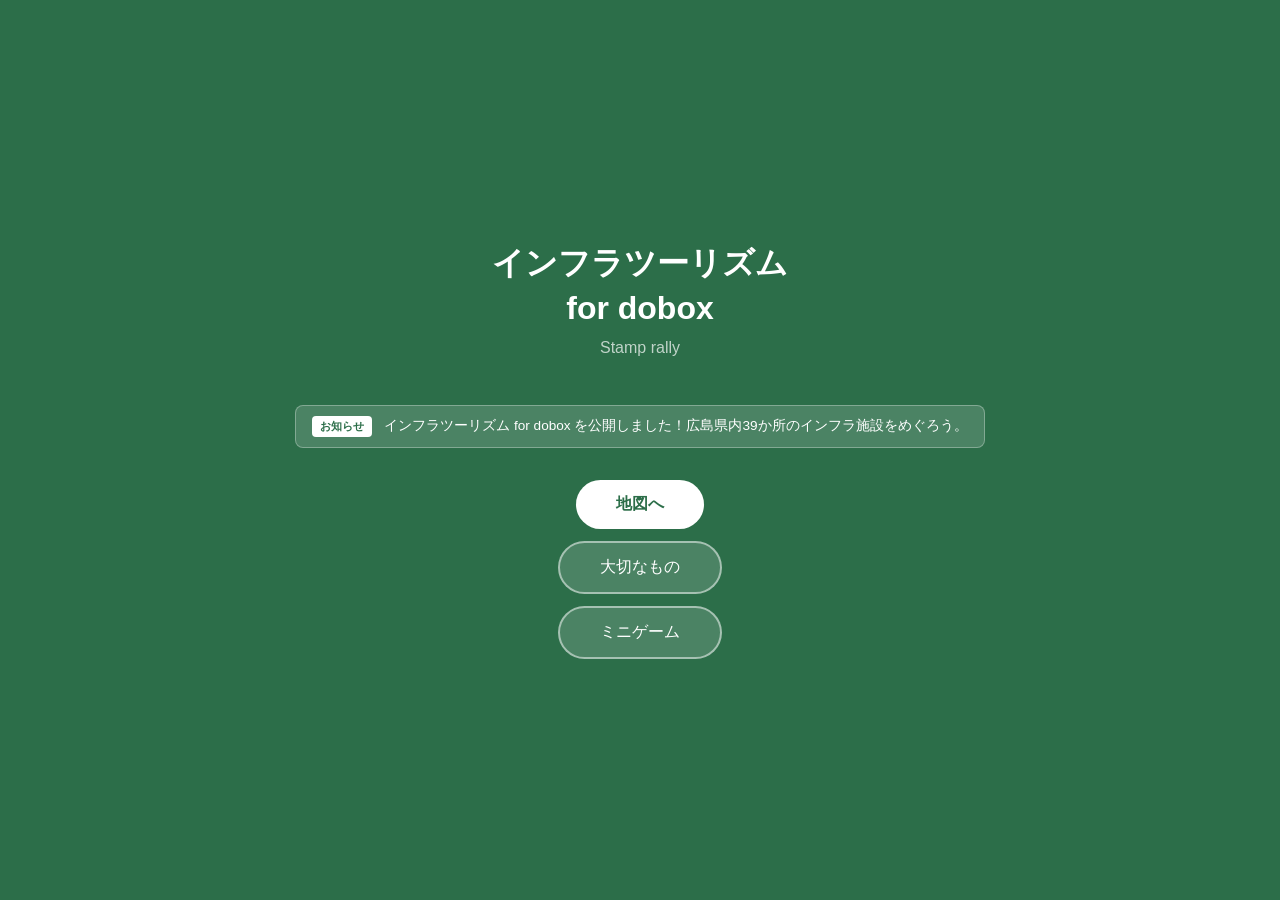
<file: index.html>
<!DOCTYPE html>
<html lang="ja">
<head>
  <meta charset="UTF-8">
  <meta name="viewport" content="width=device-width, initial-scale=1.0">
  <title>インフラツーリズム for dobox</title>
  <link rel="stylesheet" href="css/style.css">
</head>
<body class="home">
  <div class="home-container">
    <h1 class="home-title">インフラツーリズム<br>for dobox</h1>
    <p class="home-subtitle">Stamp rally</p>
    <div id="news-banner" class="news-banner hidden">
      <span class="news-label">お知らせ</span>
      <span id="news-text"></span>
    </div>
    <div class="home-buttons">
      <a href="map.html" class="btn-primary">地図へ</a>
      <a href="collection.html" class="btn-secondary">大切なもの</a>
      <a href="minigame/neko/index.html" class="btn-secondary">ミニゲーム</a>
    </div>
  </div>
  <script src="js/home.js"></script>
</body>
</html>
</file>
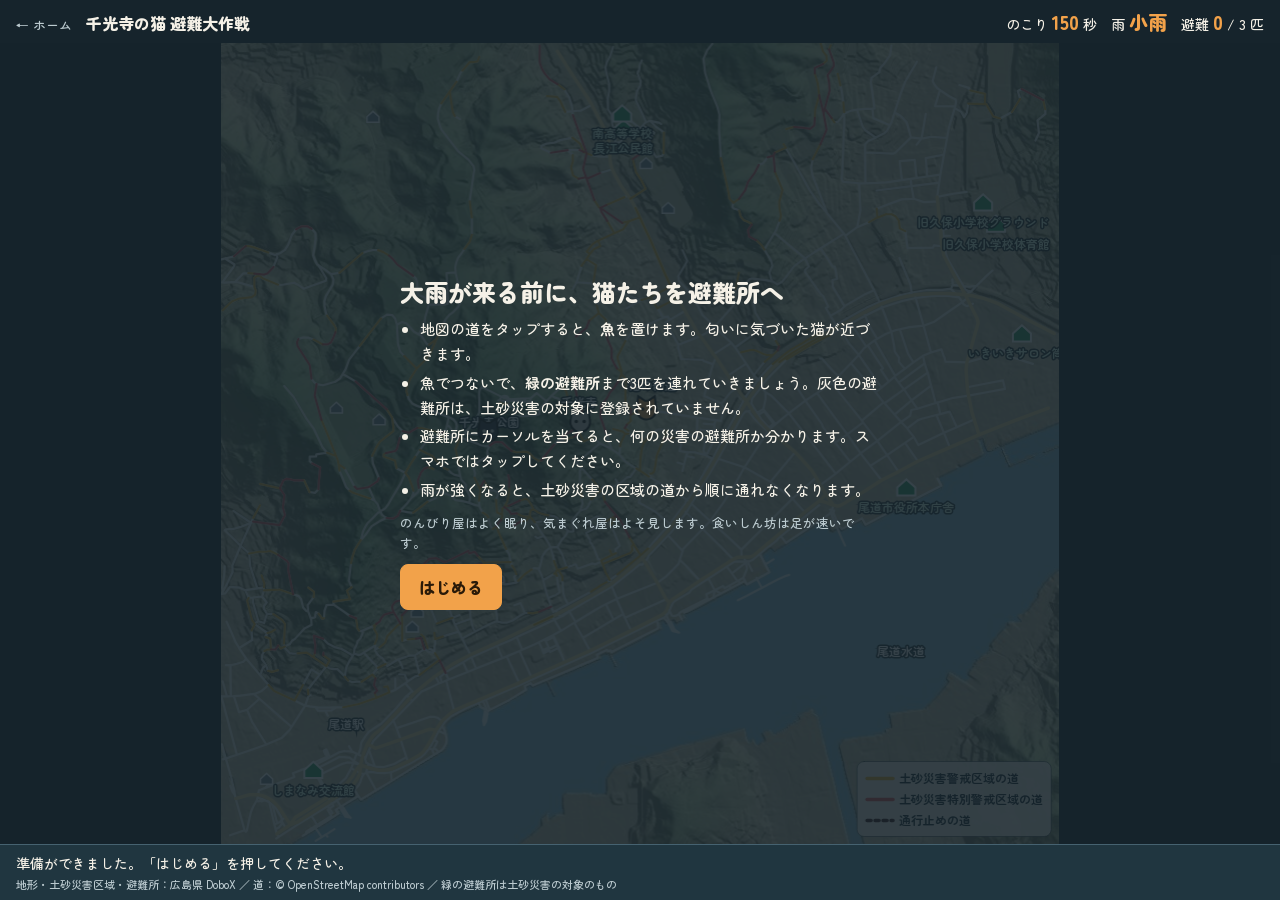
<file: minigame/neko/index.html>
<!DOCTYPE html>
<html lang="ja">
<meta charset="UTF-8">
<meta name="viewport" content="width=device-width, initial-scale=1.0, viewport-fit=cover">
<title>千光寺の猫 避難大作戦</title>
<link rel="stylesheet" href="https://fonts.googleapis.com/css2?family=Zen+Maru+Gothic:wght@500;700;900&display=swap">
<style>
* { margin: 0; padding: 0; box-sizing: border-box; }
/* 地形の地図を中央に大きく置く1画面のゲーム。雨雲の藍に、魚と猫の橙を差す */
:root {
  color-scheme: dark;
  --ink: #16242c;
  --panel: #203640;
  --line: #466270;
  --text: #f5f1e7;
  --muted: #bccbd0;
  --accent: #f2a24a;
  --accent-ink: #2a1a08;
  --safe: #8fd19e;
  --font: "Zen Maru Gothic", "Hiragino Maru Gothic ProN", "Yu Gothic", sans-serif;
}
[hidden] { display: none !important; }
html, body { height: 100%; }
body { background: var(--ink); color: var(--text); font-family: var(--font); font-weight: 500; display: grid; grid-template-columns: minmax(0, 1fr); grid-template-rows: auto minmax(0, 1fr) auto; overflow: hidden; }
.bar { display: flex; flex-wrap: wrap; gap: 4px 14px; align-items: baseline; padding-block: 8px; padding-left: max(16px, env(safe-area-inset-left, 0px)); padding-right: max(16px, env(safe-area-inset-right, 0px)); }
.home-link { color: var(--muted); font-size: 13px; text-decoration: none; }
h1 { font-size: 16px; font-weight: 900; margin-right: auto; }
.stat { font-size: 14px; font-variant-numeric: tabular-nums; }
.stat b { font-size: 19px; font-weight: 900; color: var(--accent); }
main { position: relative; min-height: 0; display: grid; place-items: center; overflow: hidden; }
canvas { display: block; touch-action: none; cursor: pointer; }
.sheet { position: absolute; inset: 0; display: grid; place-items: center; background: rgba(22, 36, 44, .86); padding: 12px max(16px, env(safe-area-inset-right, 0px)) 12px max(16px, env(safe-area-inset-left, 0px)); overflow-y: auto; }
.card { max-width: 480px; width: 100%; display: grid; gap: 10px; line-height: 1.65; font-size: 15px; }
.card h2 { font-size: 24px; font-weight: 900; line-height: 1.3; text-wrap: balance; }
.card ul { padding-left: 1.3em; display: grid; gap: 4px; }
.card small { color: var(--muted); font-size: 12.5px; }
.tools { background: var(--panel); border-top: 1px solid var(--line); padding-block: 8px; padding-left: max(16px, env(safe-area-inset-left, 0px)); padding-right: max(16px, env(safe-area-inset-right, 0px)); display: grid; gap: 2px; }
#msg { font-size: 14px; line-height: 1.5; min-height: 1.5em; }
small.credit { font-size: 11px; color: var(--muted); line-height: 1.5; }
button { font: inherit; font-weight: 900; font-size: 16px; color: var(--accent-ink); background: var(--accent); border: 1px solid var(--accent); border-radius: 8px; padding: 9px 18px; cursor: pointer; justify-self: start; }
button:focus-visible { outline: 2px solid var(--text); outline-offset: 2px; }
</style>

<div class="bar">
  <a class="home-link" href="../../index.html">← ホーム</a>
  <h1>千光寺の猫 避難大作戦</h1>
  <span class="stat">のこり <b id="time">150</b> 秒</span>
  <span class="stat">雨 <b id="rain">小雨</b></span>
  <span class="stat">避難 <b id="safeCount">0</b> / 3 匹</span>
</div>
<main>
  <canvas id="map" aria-label="千光寺まわりの地図。猫と避難所が表示される"></canvas>
  <div class="sheet" id="startSheet">
    <div class="card">
      <h2>大雨が来る前に、猫たちを避難所へ</h2>
      <ul>
        <li>地図の道をタップすると、<b>魚</b>を置けます。匂いに気づいた猫が近づきます。</li>
        <li>魚でつないで、<b>緑の避難所</b>まで3匹を連れていきましょう。灰色の避難所は、土砂災害の対象に登録されていません。</li>
        <li>避難所にカーソルを当てると、何の災害の避難所か分かります。スマホではタップしてください。</li>
        <li>雨が強くなると、土砂災害の区域の道から順に通れなくなります。</li>
      </ul>
      <small>のんびり屋はよく眠り、気まぐれ屋はよそ見します。食いしん坊は足が速いです。</small>
      <button id="start" type="button">はじめる</button>
    </div>
  </div>
  <div class="sheet" id="endSheet" hidden>
    <div class="card">
      <h2 id="endTitle"></h2>
      <ul id="endList"></ul>
      <p id="endNote"></p>
      <small>これはゲームです。本物の大雨のときは、猫を探しに外へ出ず、市の情報を確かめて、まず自分が早めに避難してください。</small>
      <button id="again" type="button">もう一度</button>
    </div>
  </div>
</main>
<div class="tools">
  <div id="msg" role="status" aria-live="polite">地図と避難所を読み込んでいます…</div>
  <small class="credit">地形・土砂災害区域・避難所：広島県 DoboX ／ 道：© OpenStreetMap contributors ／ 緑の避難所は土砂災害の対象のもの</small>
</div>

<script>
const $ = id => document.getElementById(id);
const say = t => { $('msg').textContent = t; };
const cv = $('map'), ctx = cv.getContext('2d');
const calm = matchMedia('(prefers-reduced-motion: reduce)').matches;
const DURATION = 150, STAGE_AT = [0, 50, 100], STAGE_NAME = ['小雨', '大雨', '豪雨'];
const SMELL = { 'のんびり': 300, '食いしん坊': 420, '気まぐれ': 300 };
const SPEED = { 'のんびり': 15, '食いしん坊': 24, '気まぐれ': 18 };
const COAT = { 'のんびり': ['#c9c3b6', '#6b665c'], '食いしん坊': ['#f5a24b', '#a85f17'], '気まぐれ': ['#3a3a3f', '#f4f1e8'] };
let D = null, adj = [], relief = null, W = 1, H = 1, DPR = 1, scale = 1;
let G = null, mapDrawn = null;

// ------ 道 ------
const closed = (e, stage) => (stage >= 1 && e.zone === 2) || (stage >= 2 && e.zone >= 1);
function route(from, to, stage) {
  const n = D.nodes.length, dist = new Float64Array(n).fill(Infinity), prev = new Int32Array(n).fill(-1);
  const heap = [[0, from]]; dist[from] = 0;
  const push = it => { heap.push(it); let i = heap.length - 1; while (i > 0) { const p = (i - 1) >> 1; if (heap[p][0] <= heap[i][0]) break; [heap[p], heap[i]] = [heap[i], heap[p]]; i = p; } };
  const pop = () => { const top = heap[0], last = heap.pop(); if (heap.length) { heap[0] = last; let i = 0; for (;;) { let m = i; const l = 2 * i + 1, r = l + 1; if (l < heap.length && heap[l][0] < heap[m][0]) m = l; if (r < heap.length && heap[r][0] < heap[m][0]) m = r; if (m === i) break; [heap[m], heap[i]] = [heap[i], heap[m]]; i = m; } } return top; };
  while (heap.length) {
    const [d, u] = pop();
    if (u === to) break;
    if (d > dist[u]) continue;
    for (const e of adj[u]) {
      if (closed(e, stage)) continue;
      const nd = d + e.w * (e.kind === 2 ? 3 : e.kind === 3 ? 1.3 : 1);
      if (nd < dist[e.to]) { dist[e.to] = nd; prev[e.to] = u; push([nd, e.to]); }
    }
  }
  if (dist[to] === Infinity) return null;
  const path = [];
  for (let u = to; u !== -1 && u !== from; u = prev[u]) path.push(u);
  return path.reverse();
}
function nearestNode(x, y) {
  let best = 0, bd = Infinity;
  D.nodes.forEach((p, i) => { const d = (p[0] - x) ** 2 + (p[1] - y) ** 2; if (d < bd) { bd = d; best = i; } });
  return best;
}

// ------ ゲームの状態 ------
function newGame() {
  G = {
    t: 0, stage: 0, fish: null, over: false, started: true,
    cats: D.cats.map(c => ({ kind: c.kind, place: c.place, node: c.node, x: D.nodes[c.node][0], y: D.nodes[c.node][1], path: [], nap: 0, napIn: 6 + Math.random() * 6, look: 3 + Math.random() * 5, safeAt: null, lost: false, dir: 1, phase: Math.random() * 6 })),
    rain: Array.from({ length: 140 }, () => [Math.random(), Math.random(), .5 + Math.random() * .5]),
  };
  $('startSheet').hidden = true; $('endSheet').hidden = true;
  say('道をタップして魚を置きましょう。まず猫の近くへ。');
  updateStats();
}
function aim(cat) {
  if (!G.fish || cat.safeAt) return;
  const [fx, fy] = D.nodes[G.fish];
  if (Math.hypot(cat.x - fx, cat.y - fy) > SMELL[cat.kind]) { cat.path = []; cat.lost = false; return; }
  const p = route(cat.node, G.fish, G.stage);
  cat.path = p || []; cat.lost = !p;
}
function placeFish(node) {
  G.fish = node; G.cats.forEach(aim);
  const n = G.cats.filter(c => !c.safeAt && c.path.length).length;
  const blocked = G.cats.some(c => !c.safeAt && c.lost);
  say(blocked ? 'この魚まで行ける道がない猫がいます。ほかの道を探しましょう。' : n ? `${n}匹が魚の匂いに気づきました。` : '魚が遠すぎて、猫が気づきません。もっと近くへ。');
}
function setStage(s) {
  G.stage = s;
  say(s === 1 ? '大雨になりました。土砂災害特別警戒区域の道が通れません。' : '豪雨です。土砂災害警戒区域の道も通れません。急いで！');
  G.cats.forEach(aim);
}
function step(dt) {
  if (!G || G.over) return;
  G.t += dt;
  const s = STAGE_AT.filter(v => G.t >= v).length - 1;
  if (s !== G.stage) setStage(s);
  for (const c of G.cats) {
    c.phase += dt * 6;
    if (c.safeAt) continue;
    if (c.nap > 0) { c.nap -= dt; continue; }
    if (c.kind === 'のんびり') { c.napIn -= dt; if (c.napIn <= 0) { c.nap = 1.8; c.napIn = 8 + Math.random() * 6; continue; } }
    if (c.kind === '気まぐれ') { c.look -= dt; if (c.look <= 0) { c.nap = 1.1; c.look = 6 + Math.random() * 6; const open = adj[c.node].filter(e => !closed(e, G.stage)); if (open.length) { const e = open[Math.floor(Math.random() * open.length)]; c.x = D.nodes[e.to][0]; c.y = D.nodes[e.to][1]; c.node = e.to; aim(c); } continue; } }
    let left = SPEED[c.kind] * dt;
    while (left > 0 && c.path.length) {
      const nx = c.path[0], [tx, ty, tz] = D.nodes[nx], z0 = D.nodes[c.node][2];
      const dist = Math.hypot(tx - c.x, ty - c.y);
      const e = adj[c.node].find(a => a.to === nx);
      const slow = (e && e.kind === 3 ? .78 : 1) * (e && (tz - z0) / Math.max(e.w, 1) > .08 ? .72 : 1);
      const can = left * slow;
      if (Math.abs(tx - c.x) > .5) c.dir = tx > c.x ? 1 : -1;
      if (dist <= can) { c.x = tx; c.y = ty; c.node = nx; c.path.shift(); left -= dist / slow; }
      else { c.x += (tx - c.x) / dist * can; c.y += (ty - c.y) / dist * can; left = 0; }
    }
    for (const sh of D.shelters) {
      if (Math.hypot(sh.x - c.x, sh.y - c.y) <= 55 || c.node === sh.node) { c.safeAt = sh.name; c.path = []; say(`${c.kind}の猫が${sh.name}に着きました！`); break; }
    }
  }
  updateStats();
  if (G.cats.every(c => c.safeAt) || G.t >= DURATION) finish();
}
function updateStats() {
  $('time').textContent = Math.max(0, Math.ceil(DURATION - G.t));
  $('rain').textContent = STAGE_NAME[G.stage];
  $('safeCount').textContent = G.cats.filter(c => c.safeAt).length;
}
function finish() {
  G.over = true;
  const safe = G.cats.filter(c => c.safeAt);
  $('endTitle').textContent = safe.length === 3 ? '全員避難できました！' : safe.length ? `${safe.length}匹が避難できました` : 'まだ外に猫たちがいます';
  const list = $('endList'); list.textContent = '';
  G.cats.forEach(c => { const li = document.createElement('li'); const at = D.shelters.find(s => s.name === c.safeAt); li.textContent = c.safeAt ? `${c.kind}の猫：${c.safeAt}（${typeText(at)}）` :`${c.kind}の猫：高い所で雨宿り中。もう一度迎えに行きましょう`; list.appendChild(li); });
  const names = [...new Set(safe.map(c => c.safeAt))];
  $('endNote').textContent = names.length ? `${names.join('、')}は、土砂災害の避難先として登録されている場所です。` : '早めに動くと、通れる道が多く残っています。';
  $('endSheet').hidden = false;
  say('');
}

// ------ 描く ------
function resize() {
  const r = cv.parentElement.getBoundingClientRect();
  if (!D) return;
  const a = D.width / D.height;
  W = r.width; H = W / a;
  if (H > r.height) { H = r.height; W = H * a; }
  DPR = Math.min(2, devicePixelRatio || 1); scale = W / D.width;
  cv.style.width = W + 'px'; cv.style.height = H + 'px'; cv.width = Math.round(W * DPR); cv.height = Math.round(H * DPR);
  mapDrawn = null;
}
function baseMap(stage) {
  const c = document.createElement('canvas'); c.width = cv.width; c.height = cv.height;
  const g = c.getContext('2d'); g.setTransform(DPR * scale, 0, 0, DPR * scale, 0, 0);
  g.drawImage(relief, 0, 0, D.width, D.height);
  g.lineCap = 'round'; g.lineJoin = 'round';
  const line = (filter, color, width, dash) => { g.strokeStyle = color; g.lineWidth = width / scale; g.setLineDash(dash ? dash.map(v => v / scale) : []); g.beginPath(); D.edges.forEach(e => { if (filter(e)) { const a = D.nodes[e[0]], b = D.nodes[e[1]]; g.moveTo(a[0], a[1]); g.lineTo(b[0], b[1]); } }); g.stroke(); };
  line(e => true, 'rgba(255,255,255,.85)', 2.2);
  line(e => e[2] === 2, 'rgba(250,226,160,.95)', 3.4);
  line(e => e[3] === 1, 'rgba(232,178,52,.9)', 2.2);
  line(e => e[3] === 2, 'rgba(219,84,84,.9)', 2.2);
  const shut = e => (stage >= 1 && e[3] === 2) || (stage >= 2 && e[3] >= 1);
  line(shut, 'rgba(60,18,18,.95)', 3.4, [4, 4]);
  g.setLineDash([]);
  return c;
}
function label(text, x, y, color) {
  const px = x * scale, py = y * scale;
  ctx.font = '700 12px "Zen Maru Gothic","Yu Gothic",sans-serif'; ctx.textAlign = 'center';
  ctx.lineWidth = 3; ctx.strokeStyle = 'rgba(20,30,36,.85)'; ctx.strokeText(text, px, py); ctx.fillStyle = color || '#fff'; ctx.fillText(text, px, py);
}
const typeText = s => s.types.length ? s.types.join('・') : '種類の記載なし';
function drawShelter(s, goal) {
  const px = s.x * scale, py = s.y * scale, r = goal ? 9 : 6;
  ctx.fillStyle = goal ? '#2f9e62' : '#7b8790'; ctx.strokeStyle = '#fff'; ctx.lineWidth = goal ? 2 : 1.5;
  ctx.beginPath(); ctx.moveTo(px - r, py + r * .8); ctx.lineTo(px - r, py - r * .1); ctx.lineTo(px, py - r); ctx.lineTo(px + r, py - r * .1); ctx.lineTo(px + r, py + r * .8); ctx.closePath(); ctx.fill(); ctx.stroke();
  if (goal && W > 520) label(s.name, s.x, s.y + 24 / scale, '#d8f7e2');
}
function drawLegend() {
  const rows = [['#e8b234', [], '土砂災害警戒区域の道'], ['#db5454', [], '土砂災害特別警戒区域の道'], ['#3c1212', [4, 4], '通行止めの道']];
  ctx.font = '700 12px "Zen Maru Gothic","Yu Gothic",sans-serif'; ctx.textAlign = 'left';
  const w = Math.max(...rows.map(r => ctx.measureText(r[2]).width)) + 50, h = rows.length * 21 + 12;
  const x = W - w - 8, y = H - h - 8;
  ctx.fillStyle = 'rgba(245,241,231,.94)'; ctx.strokeStyle = 'rgba(22,36,44,.5)'; ctx.lineWidth = 1;
  ctx.beginPath(); ctx.roundRect(x, y, w, h, 7); ctx.fill(); ctx.stroke();
  rows.forEach(([color, dash, text], i) => {
    const ly = y + 17 + i * 21;
    ctx.strokeStyle = color; ctx.lineWidth = 3.4; ctx.setLineDash(dash); ctx.lineCap = 'round';
    ctx.beginPath(); ctx.moveTo(x + 10, ly); ctx.lineTo(x + 36, ly); ctx.stroke(); ctx.setLineDash([]);
    ctx.fillStyle = '#16242c'; ctx.fillText(text, x + 42, ly + 4);
  });
}
function drawTip(s) {
  const goal = D.shelters.includes(s), lines = [s.name, s.types.length ? `${typeText(s)}の避難所` : '避難の種類の記載なし'];
  if (!goal) lines.push('土砂災害の対象に登録なし');
  ctx.font = '700 13px "Zen Maru Gothic","Yu Gothic",sans-serif'; ctx.textAlign = 'left';
  const w = Math.max(...lines.map(t => ctx.measureText(t).width)) + 18, h = lines.length * 19 + 10;
  const x = Math.max(4, Math.min(W - w - 4, s.x * scale - w / 2));
  const above = s.y * scale - h - 14, y = above < 4 ? s.y * scale + 14 : above;
  ctx.fillStyle = 'rgba(22,36,44,.95)'; ctx.strokeStyle = goal ? '#8fd19e' : '#bccbd0'; ctx.lineWidth = 1.5;
  ctx.beginPath(); ctx.roundRect(x, y, w, h, 7); ctx.fill(); ctx.stroke();
  lines.forEach((t, i) => { ctx.fillStyle = i ? '#f5f1e7' : goal ? '#8fd19e' : '#d5dee2'; ctx.fillText(t, x + 9, y + 20 + i * 19); });
}
function shelterAt(x, y) {
  let best = null, bd = 22 / scale;
  D.shelters.concat(D.others || []).forEach(s => { const d = Math.hypot(s.x - x, s.y - y); if (d < bd) { bd = d; best = s; } });
  return best;
}
function sayShelter(s) {
  const goal = D.shelters.includes(s);
  const kind = s.types.length ? `${typeText(s)}の避難所` : '避難の種類の記載なし';
  say(`${s.name}：${kind}。${goal ? '猫のゴールです' : '土砂災害の対象に登録されていないので、猫のゴールではありません'}`);
}
function drawCat(c) {
  const px = c.x * scale, py = c.y * scale, r = 11, [coat, mark] = COAT[c.kind];
  const bob = c.path.length && !calm ? Math.abs(Math.sin(c.phase)) * 2.5 : 0;
  ctx.save(); ctx.translate(px, py - bob); ctx.scale(c.dir, 1);
  ctx.lineWidth = 2; ctx.strokeStyle = '#201c18'; ctx.fillStyle = coat;
  ctx.beginPath(); ctx.moveTo(-r * .85, -r * .3); ctx.lineTo(-r * .75, -r * 1.2); ctx.lineTo(-r * .15, -r * .8); ctx.lineTo(r * .15, -r * .8); ctx.lineTo(r * .75, -r * 1.2); ctx.lineTo(r * .85, -r * .3); ctx.arc(0, 0, r * .9, -.25, Math.PI + .25); ctx.closePath(); ctx.fill(); ctx.stroke();
  ctx.fillStyle = mark === '#f4f1e8' ? '#f4f1e8' : '#201c18';
  if (c.nap > 0 && c.kind === 'のんびり') { ctx.strokeStyle = ctx.fillStyle; ctx.beginPath(); ctx.arc(-r * .36, -r * .05, 2.4, 0, Math.PI); ctx.moveTo(r * .36 + 2.4, -r * .05); ctx.arc(r * .36, -r * .05, 2.4, 0, Math.PI); ctx.stroke(); }
  else { ctx.beginPath(); ctx.arc(-r * .36, -r * .05, 1.8, 0, 7); ctx.arc(r * .36, -r * .05, 1.8, 0, 7); ctx.fill(); }
  ctx.restore();
  if (c.nap > 0 && c.kind === 'のんびり') label('zzz', c.x, c.y - 18 / scale, '#fff');
  else if (c.lost) label('？', c.x, c.y - 18 / scale, '#ffd9a0');
  if (c.safeAt) label('安全', c.x, c.y - 18 / scale, '#d8f7e2');
}
function drawFish(n) {
  const [x, y] = D.nodes[n], px = x * scale, py = y * scale, pulse = calm ? 1 : 1 + Math.sin(performance.now() / 180) * .12;
  ctx.save(); ctx.translate(px, py); ctx.scale(pulse, pulse);
  ctx.fillStyle = '#f2a24a'; ctx.strokeStyle = '#3a2108'; ctx.lineWidth = 2;
  ctx.beginPath(); ctx.ellipse(1, 0, 10, 6, 0, 0, 7); ctx.moveTo(-8, 0); ctx.lineTo(-15, -6); ctx.lineTo(-15, 6); ctx.closePath(); ctx.fill(); ctx.stroke();
  ctx.fillStyle = '#3a2108'; ctx.beginPath(); ctx.arc(6, -1.5, 1.3, 0, 7); ctx.fill();
  ctx.restore();
}
function drawRain() {
  if (!G || calm) return;
  const count = [50, 95, 140][G.stage], len = [8, 13, 18][G.stage];
  ctx.strokeStyle = 'rgba(214,232,240,.55)'; ctx.lineWidth = 1; ctx.beginPath();
  for (let i = 0; i < count; i++) { const d = G.rain[i]; d[1] = (d[1] + .012 * d[2] * (G.stage + 1)) % 1; const x = d[0] * W, y = d[1] * H; ctx.moveTo(x, y); ctx.lineTo(x - len * .25, y + len); }
  ctx.stroke();
}
let last = performance.now(), drawnStage = -1;
function frame(now) {
  const dt = Math.min(.05, (now - last) / 1000); last = now;
  if (D && relief) {
    if (G && !G.over) step(dt);
    const stage = G ? G.stage : 0;
    if (!mapDrawn || drawnStage !== stage) { mapDrawn = baseMap(stage); drawnStage = stage; }
    ctx.setTransform(1, 0, 0, 1, 0, 0); ctx.drawImage(mapDrawn, 0, 0);
    ctx.setTransform(DPR, 0, 0, DPR, 0, 0);
    ctx.fillStyle = `rgba(20,34,46,${[.06, .2, .34][stage]})`; ctx.fillRect(0, 0, W, H);
    (D.labels || []).forEach(l => label(l.name, l.x, l.y));
    (D.others || []).forEach(s => drawShelter(s, false));
    D.shelters.forEach(s => drawShelter(s, true));
    if (G && G.fish != null) drawFish(G.fish);
    (G ? G.cats : D.cats.map(c => ({ kind: c.kind, x: D.nodes[c.node][0], y: D.nodes[c.node][1], path: [], nap: 0, dir: 1, phase: 0 }))).forEach(drawCat);
    drawRain();
    drawLegend();
    if (hovered) drawTip(hovered);
  }
  requestAnimationFrame(frame);
}
let hovered = null;
cv.addEventListener('pointermove', e => {
  if (e.pointerType === 'touch' || !D) return;
  const r = cv.getBoundingClientRect();
  hovered = shelterAt((e.clientX - r.left) / scale, (e.clientY - r.top) / scale);
});
cv.addEventListener('pointerleave', () => { hovered = null; });
cv.addEventListener('pointerdown', e => {
  if (!G || G.over) return;
  const r = cv.getBoundingClientRect();
  const x = (e.clientX - r.left) / scale, y = (e.clientY - r.top) / scale;
  const n = nearestNode(x, y), p = D.nodes[n];
  if (Math.hypot(p[0] - x, p[1] - y) > 90) { say('道の近くをタップしてください。'); return; }
  placeFish(n);
  const sh = shelterAt(x, y);
  if (sh) sayShelter(sh);
});
$('start').addEventListener('click', newGame);
$('again').addEventListener('click', newGame);
addEventListener('resize', resize);

async function boot() {
  try {
    const [d, img] = await Promise.all([fetch('data.json').then(r => r.json()), new Promise((ok, no) => { const i = new Image(); i.onload = () => ok(i); i.onerror = no; i.src = 'relief.jpg'; })]);
    D = d; relief = img;
    (D.others || []).filter(s => s.types.includes('土砂災害')).forEach(s => D.shelters.push({ ...s, node: nearestNode(s.x, s.y) }));
    D.others = (D.others || []).filter(s => !s.types.includes('土砂災害'));
    adj = D.nodes.map(() => []);
    D.edges.forEach(([a, b, kind, zone, w]) => { adj[a].push({ to: b, kind, zone, w }); adj[b].push({ to: a, kind, zone, w }); });
    resize();
    say('準備ができました。「はじめる」を押してください。');
  } catch { say('地図を読み込めませんでした。ページを開き直してください。'); }
}
boot();
requestAnimationFrame(frame);
</script>
</html>
</file>
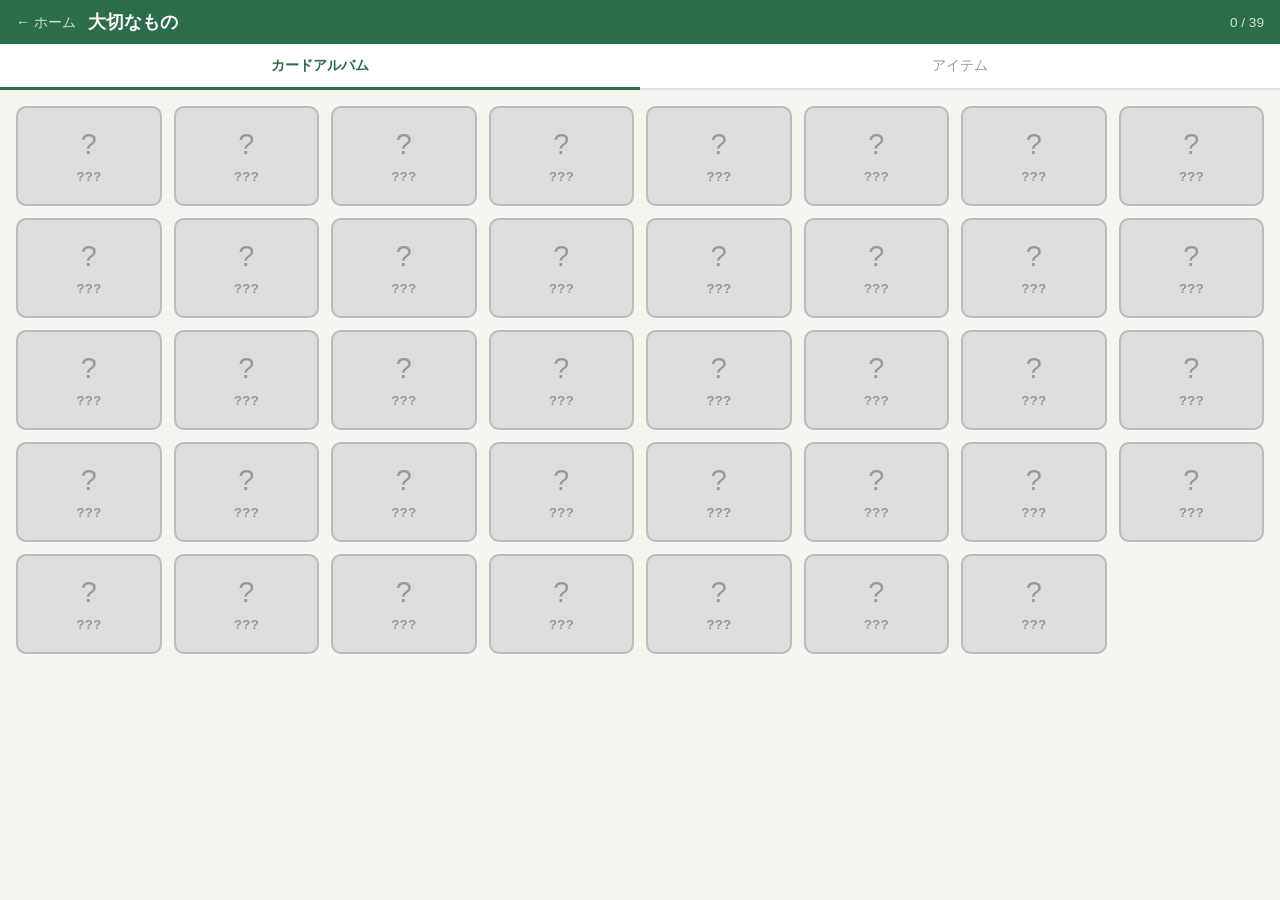
<file: collection.html>
<!DOCTYPE html>
<html lang="ja">
<head>
  <meta charset="UTF-8">
  <meta name="viewport" content="width=device-width, initial-scale=1.0">
  <title>大切なもの - インフラツーリズム for dobox</title>
  <link rel="stylesheet" href="css/style.css">
</head>
<body class="collection">
  <header>
    <a href="index.html" class="back-btn">← ホーム</a>
    <h1>大切なもの</h1>
    <span id="collect-count" class="collect-count"></span>
  </header>
  <div class="tab-bar">
    <button class="tab-btn active" data-tab="cards">カードアルバム</button>
    <button class="tab-btn" data-tab="items">アイテム</button>
  </div>
  <main id="card-grid" class="card-grid"></main>
  <script src="js/collection.js"></script>
</body>
</html>
</file>
<file: css/style.css>
* {
  margin: 0;
  padding: 0;
  box-sizing: border-box;
}

body {
  font-family: sans-serif;
  display: flex;
  flex-direction: column;
  height: 100vh;
}

header {
  background: #2c6e49;
  color: white;
  padding: 10px 16px;
  flex-shrink: 0;
}

header h1 {
  font-size: 1.1rem;
}

header p {
  font-size: 0.8rem;
  opacity: 0.8;
  margin-top: 2px;
}

#map {
  flex: 1;
}

/* 探索ボタン（FAB） */
#explore-btn {
  position: fixed;
  bottom: 24px;
  right: 24px;
  z-index: 1000;
  background: #2c6e49;
  color: white;
  border: none;
  border-radius: 50px;
  padding: 14px 24px;
  font-size: 1rem;
  font-weight: bold;
  cursor: pointer;
  box-shadow: 0 4px 12px rgba(0,0,0,0.3);
}

.explore-msg {
  position: fixed;
  bottom: 80px;
  right: 24px;
  z-index: 1000;
  background: rgba(0,0,0,0.75);
  color: white;
  padding: 10px 16px;
  border-radius: 8px;
  font-size: 0.85rem;
  max-width: 280px;
}

.explore-msg.hidden {
  display: none;
}

/* スタンプラリーと避難経路の切り替え */
.map-title-row {
  display: flex;
  flex-wrap: wrap;
  align-items: center;
  gap: 2px 12px;
}

.mode-tabs {
  display: flex;
  gap: 6px;
  margin-top: 6px;
}

.mode-tab {
  background: transparent;
  color: white;
  border: 1px solid rgba(255, 255, 255, 0.6);
  border-radius: 16px;
  padding: 4px 14px;
  font-size: 0.85rem;
  cursor: pointer;
}

.mode-tab[aria-pressed="true"] {
  background: white;
  color: #2c6e49;
  font-weight: bold;
}

#explore-btn[hidden],
.evac-panel[hidden],
.route-box[hidden],
.route-save[hidden],
.route-list[hidden],
.evac-note[hidden] {
  display: none;
}

.route-box {
  margin-top: 10px;
}

.route-main {
  width: 100%;
  background: #2c6e49;
  color: white;
  border: none;
  border-radius: 8px;
  padding: 10px;
  font-size: 0.95rem;
  font-weight: bold;
  cursor: pointer;
}

.route-main:disabled {
  opacity: 0.45;
  cursor: default;
}

.route-status {
  font-size: 0.85rem;
  line-height: 1.5;
  margin-bottom: 8px;
}

.route-actions {
  display: flex;
  flex-wrap: wrap;
  gap: 6px;
}

.route-actions button,
.route-actions a {
  background: #f5f5f0;
  color: #333;
  border: 1px solid #ccc;
  border-radius: 6px;
  padding: 5px 8px;
  font-size: 0.75rem;
  text-decoration: none;
  cursor: pointer;
}

.route-actions button:disabled {
  opacity: 0.45;
  cursor: default;
}

.route-save {
  display: grid;
  gap: 6px;
  margin-top: 10px;
  font-size: 0.8rem;
}

.route-save input {
  padding: 7px;
  border: 1px solid #bbb;
  border-radius: 6px;
  font-size: 16px;
}

.route-list {
  display: grid;
  gap: 8px;
  margin-top: 10px;
  border-top: 1px solid #ddd;
  padding-top: 10px;
}

.route-item {
  display: grid;
  gap: 4px;
  font-size: 0.8rem;
}

.route-item span {
  color: #666;
  font-size: 0.72rem;
}

/* 避難経路タブ */
.evac-panel {
  position: fixed;
  left: 12px;
  bottom: 28px;
  z-index: 1000;
  width: min(340px, calc(100vw - 24px));
  max-height: 62vh;
  overflow-y: auto;
  background: white;
  border-radius: 10px;
  padding: 12px 14px;
  box-shadow: 0 4px 12px rgba(0, 0, 0, 0.3);
}

.evac-title {
  font-weight: bold;
  margin-bottom: 8px;
}

.evac-checks {
  display: flex;
  flex-wrap: wrap;
  gap: 6px 14px;
}

.evac-checks label {
  display: flex;
  align-items: center;
  gap: 5px;
  font-size: 0.9rem;
  cursor: pointer;
}

.evac-count {
  margin-top: 10px;
  font-weight: bold;
  color: #2c6e49;
}

.evac-note {
  margin-top: 6px;
  font-size: 0.7rem;
  line-height: 1.5;
  color: #666;
}

/* 収集物ページ */
body.collection {
  background: #f5f5f0;
  flex-direction: column;
}

body.collection header {
  display: flex;
  align-items: center;
  gap: 12px;
}

.back-btn {
  color: white;
  text-decoration: none;
  font-size: 0.9rem;
  opacity: 0.8;
}

.collect-count {
  margin-left: auto;
  font-size: 0.85rem;
  opacity: 0.8;
}

.tab-bar {
  display: flex;
  background: white;
  border-bottom: 2px solid #e0e0e0;
  flex-shrink: 0;
}

.tab-btn {
  flex: 1;
  padding: 12px;
  border: none;
  background: none;
  font-size: 0.9rem;
  cursor: pointer;
  color: #999;
  border-bottom: 3px solid transparent;
  margin-bottom: -2px;
}

.tab-btn.active {
  color: #2c6e49;
  border-bottom-color: #2c6e49;
  font-weight: bold;
}

.item-icon {
  font-size: 2rem;
  margin-bottom: 4px;
}

.card-grid {
  display: grid;
  grid-template-columns: repeat(auto-fill, minmax(140px, 1fr));
  gap: 12px;
  padding: 16px;
}

.card {
  border-radius: 10px;
  padding: 16px 12px;
  text-align: center;
  min-height: 100px;
  display: flex;
  flex-direction: column;
  justify-content: center;
  gap: 8px;
}

.card.collected {
  background: white;
  border: 2px solid #2c6e49;
  box-shadow: 0 2px 6px rgba(0,0,0,0.08);
}

.card.locked {
  background: #ddd;
  border: 2px solid #bbb;
}

.card-category {
  font-size: 0.7rem;
  color: #2c6e49;
  font-weight: bold;
}

.card-name {
  font-size: 0.85rem;
  font-weight: bold;
  color: #333;
}

.card-img {
  width: 100%;
  height: 80px;
  object-fit: cover;
  border-radius: 6px;
  margin-bottom: 4px;
}

.card-meta {
  font-size: 0.7rem;
  color: #666;
}

.card-lock {
  font-size: 1.8rem;
  color: #999;
}

.locked-text {
  color: #999;
}

.btn-secondary {
  display: inline-block;
  background: rgba(255,255,255,0.15);
  color: white;
  font-size: 1rem;
  padding: 14px 40px;
  border-radius: 32px;
  text-decoration: none;
  border: 2px solid rgba(255,255,255,0.5);
}

/* ホーム画面 */
body.home {
  justify-content: center;
  align-items: center;
  background: #2c6e49;
  color: white;
}

.home-container {
  text-align: center;
  padding: 24px;
}

.home-title {
  font-size: 2rem;
  line-height: 1.4;
  margin-bottom: 8px;
}

.home-subtitle {
  font-size: 1rem;
  opacity: 0.7;
  margin-bottom: 48px;
}

.home-buttons {
  display: flex;
  flex-direction: column;
  gap: 12px;
  align-items: center;
}

.news-banner {
  background: rgba(255, 255, 255, 0.15);
  border: 1px solid rgba(255, 255, 255, 0.3);
  border-radius: 8px;
  padding: 10px 16px;
  margin-bottom: 32px;
  font-size: 0.85rem;
  text-align: left;
  line-height: 1.5;
}

.news-banner.hidden {
  display: none;
}

.news-label {
  display: inline-block;
  background: white;
  color: #2c6e49;
  font-size: 0.7rem;
  font-weight: bold;
  padding: 2px 8px;
  border-radius: 4px;
  margin-right: 8px;
  vertical-align: middle;
}

.btn-primary {
  display: inline-block;
  background: white;
  color: #2c6e49;
  font-size: 1rem;
  font-weight: bold;
  padding: 14px 40px;
  border-radius: 32px;
  text-decoration: none;
}

/* ミニチュアARページ */
body.ar-page header a {
  color: white;
}

#viewer {
  flex: 1;
  width: 100%;
  background: #eef2ee;
}

.ar-btn {
  position: absolute;
  bottom: 24px;
  right: 24px;
  background: #2c6e49;
  color: white;
  border: none;
  border-radius: 50px;
  padding: 14px 24px;
  font-size: 1rem;
  font-weight: bold;
  box-shadow: 0 4px 12px rgba(0,0,0,0.3);
}

.ar-msg {
  padding: 12px 16px;
  text-align: center;
}

.ar-msg.hidden {
  display: none;
}

.ar-credit {
  font-size: 0.7rem;
  color: #666;
  padding: 6px 12px;
  flex-shrink: 0;
}
</file>
